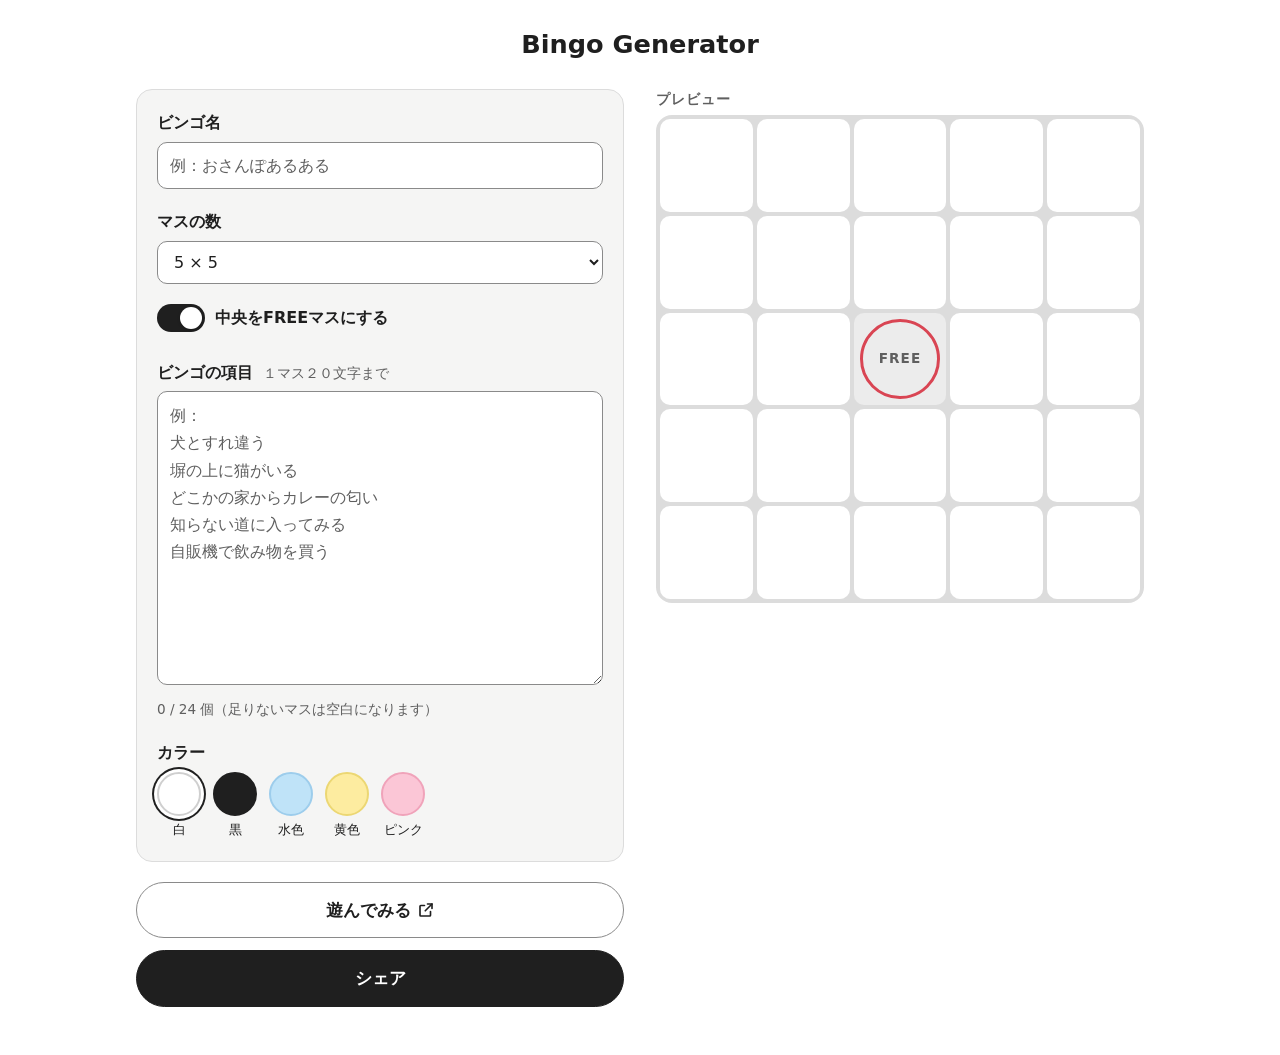
<file: index.html>
<!DOCTYPE html>
<html lang="ja" data-theme="white">
<head>
  <meta charset="UTF-8">
  <meta name="viewport" content="width=device-width, initial-scale=1">
  <meta http-equiv="Content-Security-Policy" content="default-src 'none'; script-src 'self'; style-src 'self'; img-src 'self'; base-uri 'none'; form-action 'none'">
  <meta name="referrer" content="no-referrer">
  <title>Bingo Generator</title>
  <link rel="stylesheet" href="css/style.css">
</head>
<body>
  <main class="main-wide">
    <h1 class="page-title">Bingo Generator</h1>

    <form id="create-form" class="create-layout" novalidate>
      <div class="card form create-fields">
        <div class="field">
          <label for="title">ビンゴ名</label>
          <input type="text" id="title" maxlength="40" placeholder="例：おさんぽあるある" autocomplete="off">
        </div>

        <div class="field">
          <label for="size">マスの数</label>
          <select id="size">
            <option value="3">3 × 3</option>
            <option value="4">4 × 4</option>
            <option value="5" selected>5 × 5</option>
          </select>
        </div>

        <div class="field" id="free-field">
          <div class="toggle-row">
            <label class="toggle" for="free-toggle">
              <input type="checkbox" id="free-toggle" role="switch" checked>
              <span class="toggle-track" aria-hidden="true"></span>
              <span class="toggle-label">中央をFREEマスにする</span>
            </label>
          </div>
          <div class="free-text-field" id="center-text-field" hidden>
            <label for="center-text" class="sub-label">中央マスの項目 <span class="label-note">２０文字まで</span></label>
            <input type="text" id="center-text" placeholder="例：くつをはいて外に出る" autocomplete="off">
          </div>
        </div>

        <div class="field">
          <label for="items">ビンゴの項目 <span class="label-note">１マス２０文字まで</span></label>
          <textarea id="items" rows="10" placeholder="例：&#10;犬とすれ違う&#10;塀の上に猫がいる&#10;どこかの家からカレーの匂い&#10;知らない道に入ってみる&#10;自販機で飲み物を買う"></textarea>
          <div class="items-meta">
            <span id="items-count"></span>
          </div>
          <ul class="field-error-list" id="items-error"></ul>
        </div>

        <fieldset class="field field-last">
          <legend>カラー</legend>
          <div class="theme-picker" id="theme-picker"></div>
        </fieldset>
      </div>

      <section class="create-preview" aria-labelledby="preview-heading">
        <h2 class="preview-heading" id="preview-heading">プレビュー</h2>
        <p class="preview-title" id="preview-title"></p>
        <div class="board" id="preview-board" role="group" aria-label="ビンゴカードのプレビュー"></div>
      </section>

      <div class="create-actions">
        <button type="button" class="button button-block" id="try-play">
          遊んでみる
          <svg class="button-icon" viewBox="0 0 24 24" width="18" height="18" aria-hidden="true" fill="none" stroke="currentColor" stroke-width="2.2" stroke-linecap="round" stroke-linejoin="round">
            <path d="M14 4h6v6"/><path d="M20 4 11 13"/><path d="M18 14v5a1 1 0 0 1-1 1H5a1 1 0 0 1-1-1V7a1 1 0 0 1 1-1h5"/>
          </svg>
          <span class="visually-hidden">（新しいタブで開きます）</span>
        </button>
        <button type="submit" class="button button-primary button-block">シェア</button>
      </div>
    </form>
  </main>

  <script src="js/common.js"></script>
  <script src="js/create.js"></script>
</body>
</html>
</file>
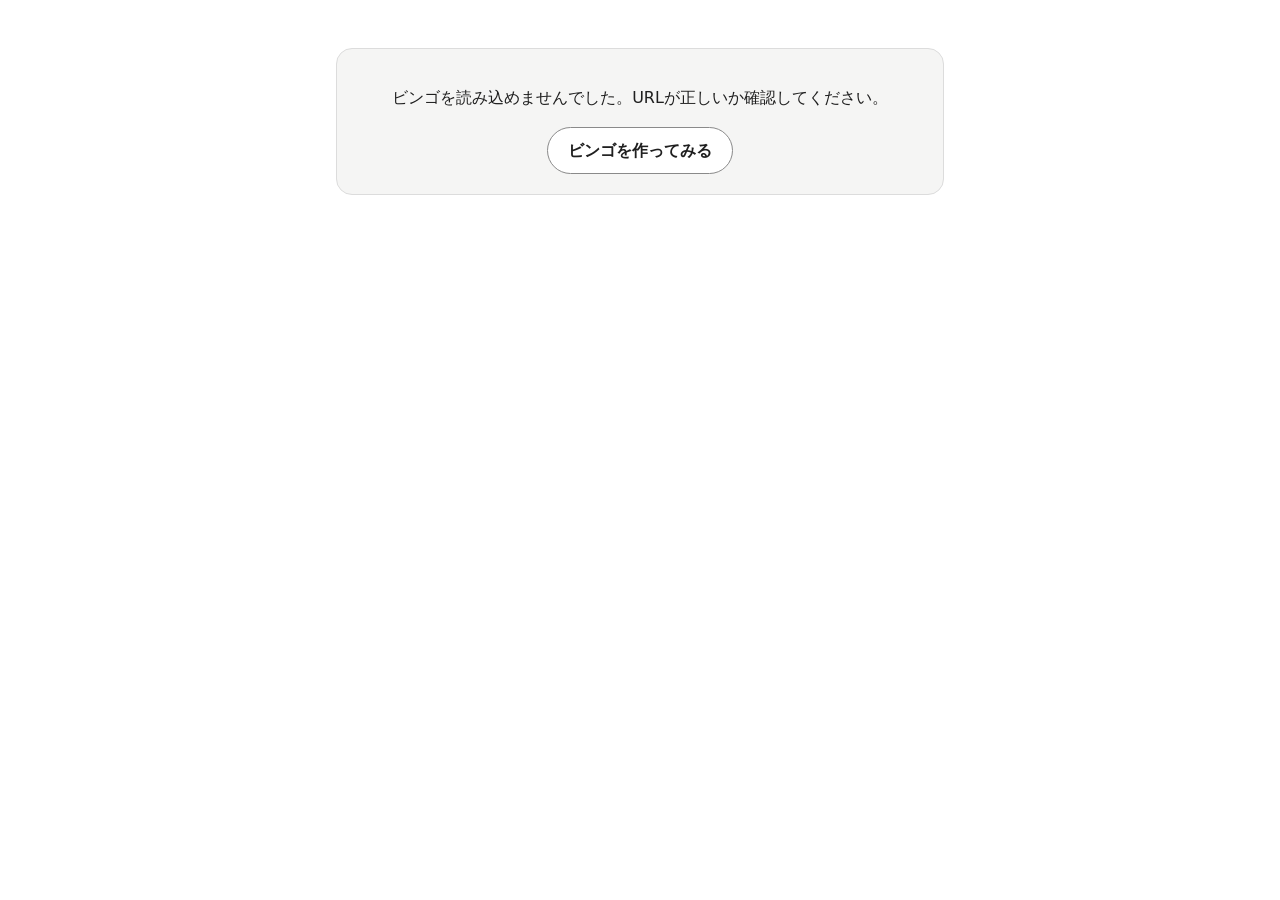
<file: play.html>
<!DOCTYPE html>
<html lang="ja" data-theme="white">
<head>
  <meta charset="UTF-8">
  <meta name="viewport" content="width=device-width, initial-scale=1">
  <meta http-equiv="Content-Security-Policy" content="default-src 'none'; script-src 'self'; style-src 'self'; img-src 'self'; base-uri 'none'; form-action 'none'">
  <meta name="referrer" content="no-referrer">
  <title>ビンゴで遊ぶ | Bingo Generator</title>
  <link rel="stylesheet" href="css/style.css">
</head>
<body>
  <main>
    <h1 class="page-title" id="bingo-title"></h1>
    <p class="page-lead">当てはまるマスをタップして ○ をつけよう</p>

    <div class="board" id="board" role="group" aria-label="ビンゴカード"></div>

    <p class="bingo-count" id="bingo-count" role="status" hidden></p>

    <div class="card form comment-field">
      <label for="comment">コメント <span class="label-note">100文字まで</span></label>
      <textarea id="comment" rows="3" maxlength="100" placeholder="コメントをどうぞ"></textarea>
      <p class="items-meta" id="comment-count"></p>
    </div>

    <div class="actions">
      <button type="button" class="button button-primary button-block" id="share-result">結果をシェア</button>
    </div>

    <a class="button button-block create-button" href="index.html">ビンゴを作ってみる</a>
  </main>

  <script src="js/common.js"></script>
  <script src="js/play.js"></script>
</body>
</html>
</file>
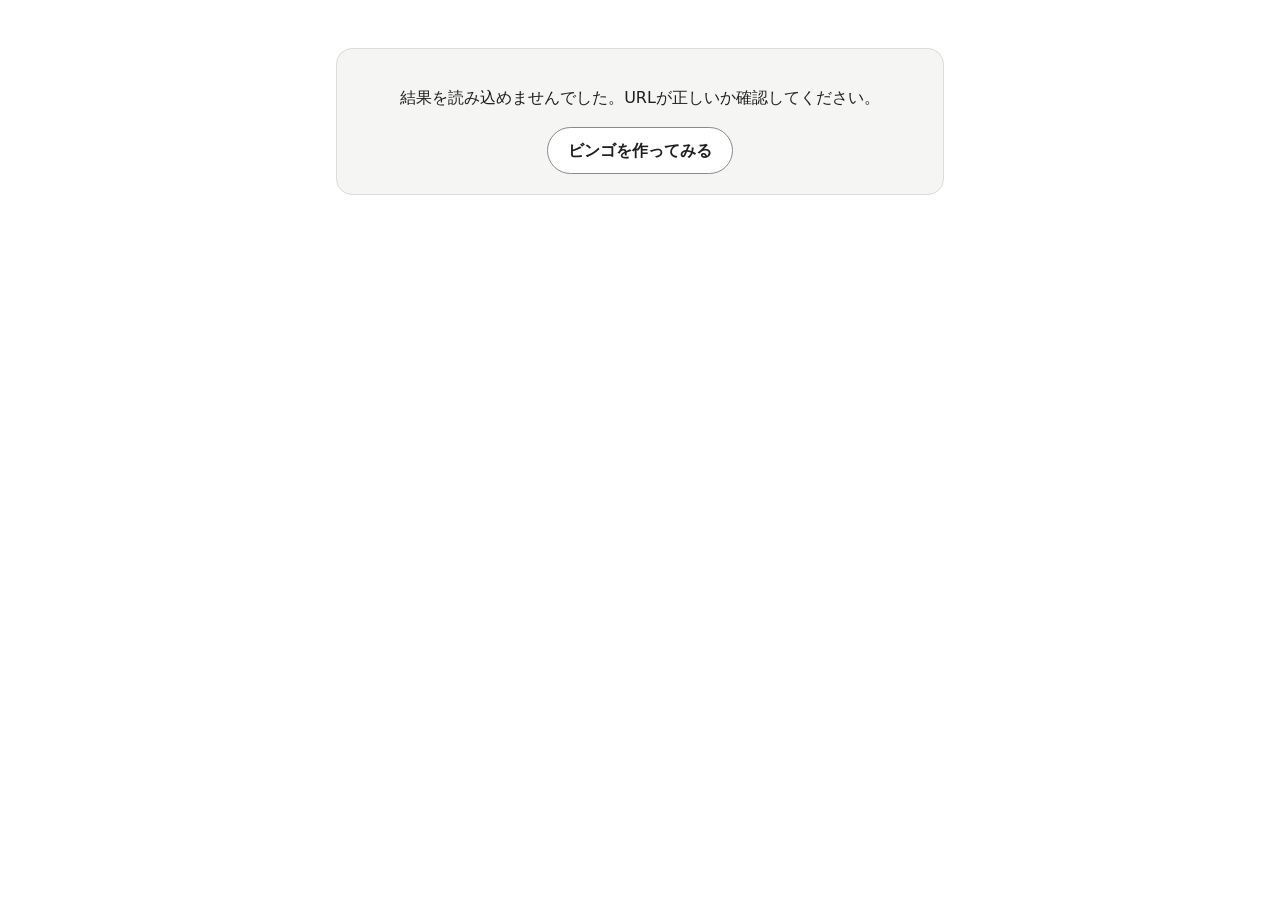
<file: result.html>
<!DOCTYPE html>
<html lang="ja" data-theme="white">
<head>
  <meta charset="UTF-8">
  <meta name="viewport" content="width=device-width, initial-scale=1">
  <meta http-equiv="Content-Security-Policy" content="default-src 'none'; script-src 'self'; style-src 'self'; img-src 'self'; base-uri 'none'; form-action 'none'">
  <meta name="referrer" content="no-referrer">
  <title>ビンゴの結果 | Bingo Generator</title>
  <link rel="stylesheet" href="css/style.css">
</head>
<body>
  <main>
    <p class="page-kicker">ビンゴの結果</p>
    <h1 class="page-title" id="bingo-title"></h1>

    <div class="board" id="board" role="group" aria-label="ビンゴカード"></div>

    <p class="bingo-count" id="bingo-count"></p>

    <div class="card comment-display" id="comment-display" hidden>
      <p class="comment-heading">コメント</p>
      <p class="comment-text" id="comment-text"></p>
    </div>

    <a class="button button-primary button-block create-button" href="index.html">ビンゴを作ってみる</a>
  </main>

  <script src="js/common.js"></script>
  <script src="js/result.js"></script>
</body>
</html>
</file>
<file: css/style.css>
/* ===== テーマ ===== */
:root,
[data-theme="white"] {
  --bg: #ffffff;
  --surface: #f5f5f4;
  --text: #1f1f1f;
  --muted: #5f5f5f;
  --border: #dcdcdc;
  --cell: #ffffff;
  --cell-free: #ececec;
  --primary: #1f1f1f;
  --on-primary: #ffffff;
  --mark: rgba(214, 40, 57, 0.85);
  --error: #c62828;
  --swatch: #ffffff;
  --field-border: #8a8a8a;
  --accent: #d62839;
}

[data-theme="black"] {
  --bg: #141414;
  --surface: #1f1f1f;
  --text: #f2f2f2;
  --muted: #a8a8a8;
  --border: #3a3a3a;
  --cell: #262626;
  --cell-free: #333333;
  --primary: #f2f2f2;
  --on-primary: #141414;
  --mark: rgba(255, 107, 107, 0.85);
  --error: #ff8a80;
  --swatch: #1f1f1f;
  --field-border: #7a7a7a;
  --accent: #ff6b6b;
}

[data-theme="blue"] {
  --bg: #e4f3fc;
  --surface: #f4fbff;
  --text: #1d3b52;
  --muted: #4a6378;
  --border: #b9dcf2;
  --cell: #ffffff;
  --cell-free: #cde9f9;
  --primary: #2a6f9e;
  --on-primary: #ffffff;
  --mark: rgba(214, 40, 57, 0.85);
  --error: #c62828;
  --swatch: #bfe3f8;
  --field-border: #5a8bb0;
  --accent: #2a6f9e;
}

[data-theme="yellow"] {
  --bg: #fff8d9;
  --surface: #fffdf1;
  --text: #4a3f15;
  --muted: #6b5f30;
  --border: #f0e2a3;
  --cell: #ffffff;
  --cell-free: #fdeeb0;
  --primary: #8a6500;
  --on-primary: #ffffff;
  --mark: rgba(214, 40, 57, 0.85);
  --error: #c62828;
  --swatch: #fdeca0;
  --field-border: #9a8232;
  --accent: #8a6500;
}

[data-theme="pink"] {
  --bg: #ffe8ef;
  --surface: #fff7fa;
  --text: #5a2639;
  --muted: #7a4a5b;
  --border: #f5c3d3;
  --cell: #ffffff;
  --cell-free: #fdd3e0;
  --primary: #b83c66;
  --on-primary: #ffffff;
  --mark: rgba(214, 40, 57, 0.85);
  --error: #c62828;
  --swatch: #fbc6d6;
  --field-border: #c26b8a;
  --accent: #b83c66;
}

/* ===== ベース ===== */
*,
*::before,
*::after {
  box-sizing: border-box;
}

html {
  -webkit-text-size-adjust: 100%;
}

body {
  margin: 0;
  min-height: 100vh;
  background: var(--bg);
  color: var(--text);
  font-family: "Hiragino Maru Gothic ProN", "Hiragino Sans", "Yu Gothic UI", "Meiryo", system-ui, sans-serif;
  line-height: 1.6;
  transition: background-color 0.2s, color 0.2s;
}

main {
  max-width: 640px;
  margin: 0 auto;
  padding: 24px 16px 48px;
}

main.main-wide {
  max-width: 1040px;
}

.page-kicker {
  margin: 8px 0 0;
  color: var(--muted);
  font-size: 0.9rem;
  text-align: center;
}

.page-title {
  margin: 4px 0 8px;
  font-size: 1.6rem;
  line-height: 1.3;
  text-align: center;
  overflow-wrap: anywhere;
}

.page-lead {
  margin: 0 0 16px;
  color: var(--muted);
  font-size: 0.9rem;
  text-align: center;
}

.card {
  background: var(--surface);
  border: 1px solid var(--border);
  border-radius: 16px;
  padding: 20px;
}

/* ===== フォーム ===== */
.form .field {
  margin: 0 0 20px;
}

fieldset.field {
  border: 0;
  padding: 0;
  min-width: 0;
}

.form label,
.form legend {
  display: block;
  margin-bottom: 6px;
  font-weight: 700;
  padding: 0;
}

.label-note {
  font-weight: 400;
  font-size: 0.85rem;
  color: var(--muted);
  margin-left: 4px;
}

input[type="text"],
select,
textarea {
  width: 100%;
  padding: 10px 12px;
  font: inherit;
  font-size: 16px; /* iOSで勝手に拡大されないように */
  color: var(--text);
  background: var(--cell);
  border: 1px solid var(--field-border);
  border-radius: 10px;
}

::placeholder {
  color: var(--muted);
  opacity: 1;
}

textarea {
  resize: vertical;
  line-height: 1.7;
}

input:focus,
select:focus,
textarea:focus,
.button:focus-visible,
.cell:focus-visible {
  outline: 3px solid var(--primary);
  outline-offset: 2px;
}

.is-invalid {
  border-color: var(--error) !important;
}

.field-hint,
.items-meta {
  margin: 6px 0 0;
  font-size: 0.85rem;
  color: var(--muted);
}

.items-meta .is-over {
  color: var(--error);
}

.field-error,
.field-error-list {
  margin: 6px 0 0;
  color: var(--error);
  font-size: 0.85rem;
}

.field-error:empty,
.field-error-list:empty {
  display: none;
}

.field-error-list {
  padding-left: 1.2em;
}

/* カラー選択 */
.theme-picker {
  display: flex;
  flex-wrap: wrap;
  gap: 12px;
}

.form .theme-option {
  display: flex;
  flex-direction: column;
  align-items: center;
  gap: 4px;
  margin: 0;
  font-weight: 400;
  font-size: 0.8rem;
  cursor: pointer;
}

.theme-option input {
  position: absolute;
  opacity: 0;
  pointer-events: none;
}

.theme-swatch {
  width: 44px;
  height: 44px;
  border-radius: 50%;
  border: 2px solid var(--border);
}

.theme-option[data-swatch="white"] .theme-swatch { background: #ffffff; border-color: #cfcfcf; }
.theme-option[data-swatch="black"] .theme-swatch { background: #1f1f1f; border-color: #1f1f1f; }
.theme-option[data-swatch="blue"] .theme-swatch { background: #bfe3f8; border-color: #9dcdec; }
.theme-option[data-swatch="yellow"] .theme-swatch { background: #fdeca0; border-color: #ecd773; }
.theme-option[data-swatch="pink"] .theme-swatch { background: #fbc6d6; border-color: #f0a3ba; }

.theme-option input:checked + .theme-swatch {
  box-shadow: 0 0 0 3px var(--bg), 0 0 0 5px var(--primary);
}

.theme-option input:focus-visible + .theme-swatch {
  outline: 3px solid var(--primary);
  outline-offset: 4px;
}

/* ===== ボタン ===== */
.button {
  display: inline-flex;
  align-items: center;
  justify-content: center;
  padding: 10px 20px;
  font: inherit;
  font-weight: 700;
  color: var(--text);
  background: var(--cell);
  border: 1px solid var(--field-border);
  border-radius: 999px;
  cursor: pointer;
  text-decoration: none;
  white-space: nowrap;
}

.button-primary {
  color: var(--on-primary);
  background: var(--primary);
  border-color: var(--primary);
}

.button-icon {
  flex: none;
  margin-left: 6px;
}

.visually-hidden {
  position: absolute;
  width: 1px;
  height: 1px;
  overflow: hidden;
  clip: rect(0 0 0 0);
  white-space: nowrap;
}

.button-block {
  display: flex;
  width: 100%;
  padding: 14px 20px;
  font-size: 1.05rem;
}

.button:active {
  transform: translateY(1px);
}

.actions {
  margin-top: 24px;
}

/* ===== ビンゴ盤面 ===== */
.board {
  --size: 5;
  --gap: 6px;
  display: grid;
  grid-template-columns: repeat(var(--size), minmax(0, 1fr));
  gap: var(--gap);
  width: 100%;
  max-width: 560px;
  margin: 0 auto;
  padding: var(--gap);
  background: var(--border);
  border-radius: 16px;
}

.cell {
  position: relative;
  display: flex;
  align-items: center;
  justify-content: center;
  aspect-ratio: 1 / 1;
  min-width: 0;
  padding: 4px;
  margin: 0;
  font: inherit;
  color: var(--text);
  background: var(--cell);
  border: 0;
  border-radius: 10px;
  text-align: center;
  overflow: hidden;
  -webkit-tap-highlight-color: transparent;
}

button.cell {
  cursor: pointer;
}

.cell-text {
  position: relative;
  z-index: 0;
  font-size: var(--cell-font, 0.95rem);
  line-height: 1.3;
  font-weight: 700;
  overflow-wrap: anywhere;
  word-break: break-all;
}

.board[data-size="3"] { --cell-font: clamp(0.85rem, 3.6vw, 1.15rem); }
.board[data-size="4"] { --cell-font: clamp(0.72rem, 2.9vw, 1rem); }
.board[data-size="5"] { --cell-font: clamp(0.6rem, 2.3vw, 0.85rem); --gap: 4px; }

.cell.is-free {
  background: var(--cell-free);
}

.cell.is-free .cell-text {
  letter-spacing: 0.08em;
  color: var(--muted);
}

/* ○ 文字が読めるよう、線だけの半透明の円を上に重ねる */
.cell::after {
  content: "";
  position: absolute;
  inset: 7%;
  border: 0.32rem solid var(--mark);
  border-radius: 50%;
  pointer-events: none;
  opacity: 0;
  transform: scale(0.6);
  transition: opacity 0.15s, transform 0.2s cubic-bezier(0.34, 1.56, 0.64, 1);
  z-index: 1;
}

.board[data-size="5"] .cell::after {
  border-width: 0.22rem;
}

.cell.is-marked::after {
  opacity: 1;
  transform: scale(1);
}

/* ===== シェア用ポップアップ ===== */
.modal {
  position: fixed;
  inset: 0;
  z-index: 100;
  display: flex;
  align-items: center;
  justify-content: center;
  padding: 16px;
}

.modal[hidden] {
  display: none;
}

.modal-backdrop {
  position: absolute;
  inset: 0;
  background: rgba(0, 0, 0, 0.45);
}

.modal-dialog {
  position: relative;
  width: 100%;
  max-width: 480px;
  padding: 24px 20px 16px;
  background: var(--surface);
  color: var(--text);
  border: 1px solid var(--border);
  border-radius: 16px;
  box-shadow: 0 12px 40px rgba(0, 0, 0, 0.25);
}

.modal-dialog h2 {
  margin: 0 0 16px;
  font-size: 1.1rem;
}

.modal-close {
  position: absolute;
  top: 8px;
  right: 8px;
  width: 36px;
  height: 36px;
  font-size: 1.4rem;
  line-height: 1;
  color: var(--muted);
  background: none;
  border: 0;
  border-radius: 50%;
  cursor: pointer;
}

.share-row {
  display: flex;
  gap: 8px;
}

.share-row .share-url {
  flex: 1;
  min-width: 0;
}

.share-status {
  min-height: 1.6em;
  margin: 8px 0 0;
  font-size: 0.85rem;
  color: var(--muted);
}

/* ===== 生成画面のレイアウト ===== */
.create-layout {
  display: grid;
  gap: 20px;
}

.form .field-last {
  margin-bottom: 0;
}

.create-preview {
  min-width: 0;
}

.preview-heading {
  margin: 0 0 4px;
  font-size: 0.85rem;
  font-weight: 700;
  color: var(--muted);
  letter-spacing: 0.08em;
}

.preview-title {
  margin: 0 0 10px;
  font-weight: 700;
  font-size: 1.15rem;
  text-align: center;
  overflow-wrap: anywhere;
}

.preview-title[hidden],
.page-title[hidden] {
  display: none;
}

.create-actions {
  display: grid;
  gap: 12px;
}

@media (min-width: 880px) {
  .create-layout {
    grid-template-columns: minmax(0, 1fr) minmax(0, 1fr);
    grid-template-areas:
      "fields preview"
      "actions preview";
    align-items: start;
    column-gap: 32px;
  }
  .create-fields { grid-area: fields; }
  .create-actions { grid-area: actions; }
  .create-preview {
    grid-area: preview;
    position: sticky;
    top: 24px;
  }
}

/* トグル */
.toggle {
  display: inline-flex !important;
  align-items: center;
  gap: 10px;
  margin: 0 !important;
  cursor: pointer;
}

.toggle input {
  position: absolute;
  opacity: 0;
  pointer-events: none;
}

.toggle-track {
  position: relative;
  flex: none;
  width: 48px;
  height: 28px;
  background: var(--field-border);
  border-radius: 999px;
  transition: background-color 0.2s;
}

.toggle-track::after {
  content: "";
  position: absolute;
  top: 3px;
  left: 3px;
  width: 22px;
  height: 22px;
  background: #ffffff;
  border-radius: 50%;
  box-shadow: 0 1px 3px rgba(0, 0, 0, 0.25);
  transition: transform 0.2s;
}

.toggle input:checked + .toggle-track {
  background: var(--primary);
}

.toggle input:checked + .toggle-track::after {
  transform: translateX(20px);
}

.toggle input:focus-visible + .toggle-track {
  outline: 3px solid var(--primary);
  outline-offset: 2px;
}

.toggle input:disabled + .toggle-track,
.toggle input:disabled ~ .toggle-label {
  opacity: 0.45;
  cursor: not-allowed;
}

.field-hint:empty {
  display: none;
}

.free-text-field {
  margin-top: 12px;
}

.free-text-field[hidden],
#free-field[hidden] {
  display: none;
}

.form .sub-label {
  font-size: 0.9rem;
}

/* ===== ビンゴ数 ===== */
.bingo-count {
  margin: 20px 0 0;
  font-size: 2rem;
  font-weight: 900;
  line-height: 1.2;
  text-align: center;
  letter-spacing: 0.06em;
  color: var(--accent);
}


.bingo-count[hidden] {
  display: none;
}

.bingo-count.is-zero {
  font-size: 1rem;
  font-weight: 700;
  letter-spacing: 0;
  color: var(--muted);
}

.bingo-count.is-pop {
  animation: bingo-pop 0.9s cubic-bezier(0.34, 1.56, 0.64, 1);
}

@keyframes bingo-pop {
  0% { transform: scale(0.4) rotate(-6deg); opacity: 0; }
  45% { transform: scale(1.35) rotate(3deg); opacity: 1; }
  65% { transform: scale(0.95) rotate(-1deg); }
  80% { transform: scale(1.08); }
  100% { transform: scale(1); }
}

/* ===== コメント ===== */
.comment-field {
  margin-top: 24px;
}

.comment-field label {
  display: block;
  margin-bottom: 6px;
  font-weight: 700;
}

.comment-field .items-meta {
  text-align: right;
}

.comment-display {
  margin-top: 24px;
}

.comment-heading {
  margin: 0 0 4px;
  font-size: 0.85rem;
  font-weight: 700;
  color: var(--muted);
}

.comment-text {
  margin: 0;
  white-space: pre-wrap;
  overflow-wrap: anywhere;
}

.comment-display[hidden] {
  display: none;
}

/* ===== 作成ページへのボタン ===== */
.create-button {
  margin-top: 12px;
}

.comment-display + .create-button,
.bingo-count + .create-button {
  margin-top: 24px;
}

/* ===== エラー ===== */
.error-card {
  margin-top: 24px;
  text-align: center;
}

@media (prefers-reduced-motion: reduce) {
  .cell::after,
  body {
    transition: none;
  }
  .bingo-count.is-pop {
    animation: none;
  }
}

.page-title.visually-hidden + .board {
  margin-top: 12px;
}

.main-wide > .page-title {
  margin-bottom: 28px;
}
</file>
